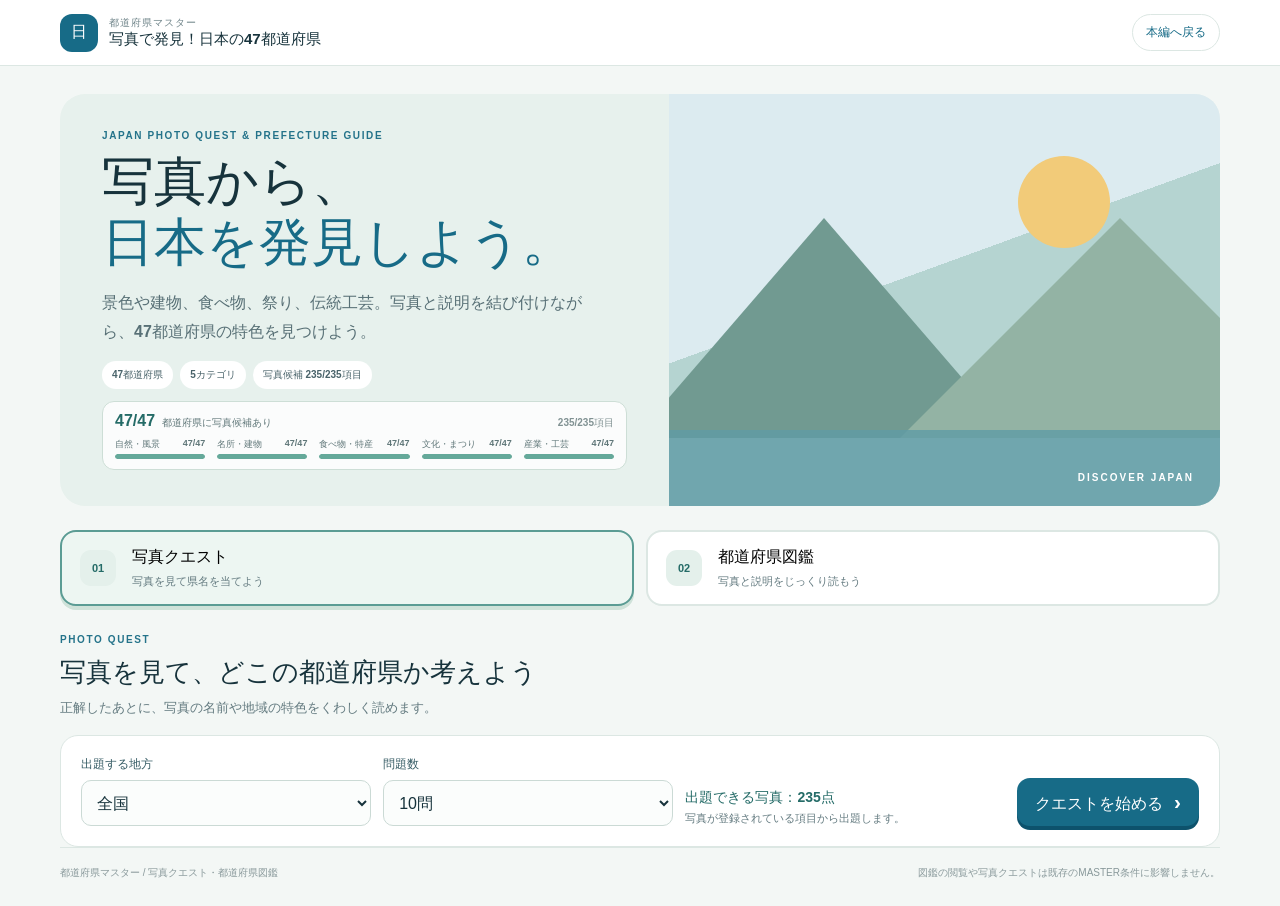
<file: photo-world/index.html>
<!doctype html>
<html lang="ja">
<head>
  <meta charset="utf-8">
  <meta name="viewport" content="width=device-width,initial-scale=1,viewport-fit=cover">
  <meta name="theme-color" content="#176b87">
  <meta name="description" content="写真を見て都道府県を当てる写真クエストと、47都道府県の写真図鑑。">
  <title>写真で発見！日本の47都道府県｜都道府県マスター</title>
  <link rel="stylesheet" href="./style.css">
</head>
<body>
  <header class="topbar">
    <a class="brand" href="../index.html"><span class="brand-mark">日</span><span><small>都道府県マスター</small><strong>写真で発見！日本の47都道府県</strong></span></a>
    <a class="back-link" href="../index.html">本編へ戻る</a>
  </header>

  <main>
    <section class="hero">
      <div class="hero-copy">
        <p class="eyebrow">JAPAN PHOTO QUEST & PREFECTURE GUIDE</p>
        <h1>写真から、<br><em>日本を発見しよう。</em></h1>
        <p>景色や建物、食べ物、祭り、伝統工芸。写真と説明を結び付けながら、47都道府県の特色を見つけよう。</p>
        <div class="hero-meta"><span>47都道府県</span><span>5カテゴリ</span><span id="photoCoverage">写真を集計中</span></div>
        <div id="photoProgress" class="photo-progress"></div>
      </div>
      <div class="hero-art" aria-hidden="true"><div class="sun"></div><div class="mountain m1"></div><div class="mountain m2"></div><div class="sea"></div><span>DISCOVER JAPAN</span></div>
    </section>

    <nav class="view-tabs" aria-label="学習方法">
      <button type="button" class="view-tab" data-view="quest" aria-pressed="true"><span>01</span><strong>写真クエスト</strong><small>写真を見て県名を当てよう</small></button>
      <button type="button" class="view-tab" data-view="guide" aria-pressed="false"><span>02</span><strong>都道府県図鑑</strong><small>写真と説明をじっくり読もう</small></button>
    </nav>

    <section id="questView" class="view quest-view">
      <div class="section-heading"><div><p class="eyebrow">PHOTO QUEST</p><h2>写真を見て、どこの都道府県か考えよう</h2><p class="section-lead">正解したあとに、写真の名前や地域の特色をくわしく読めます。</p></div></div>
      <div id="questSetup" class="quest-setup">
        <div class="setup-field"><label for="questRegion">出題する地方</label><select id="questRegion"><option value="全国">全国</option></select></div>
        <div class="setup-field"><label for="questCount">問題数</label><select id="questCount"><option value="10">10問</option><option value="all">選んだ範囲の写真すべて</option></select></div>
        <div class="setup-note"><strong id="questAvailable">写真を読み込んでいます</strong><span>写真が登録されている項目から出題します。</span></div>
        <button id="startQuest" class="primary-button" type="button">クエストを始める <span>›</span></button>
      </div>

      <div id="questPlay" class="quest-play" hidden>
        <div class="quest-status"><span id="questRegionLabel">全国</span><div class="progress-track"><i id="questProgress"></i></div><strong id="questProgressText">1 / 10</strong></div>
        <div class="question-heading"><p class="eyebrow" id="questionCategory">自然・風景</p><h2>この写真があるのは、どの都道府県？</h2></div>
        <article class="question-photo-card">
          <div class="question-photo-wrap"><img id="questionPhoto" class="question-photo" alt="" fetchpriority="high"></div>
          <p id="questionPhotoCaption" class="photo-caption"></p>
        </article>
        <div id="choiceGrid" class="choice-grid" aria-label="都道府県の選択肢"></div>
        <section id="answerReveal" class="answer-reveal" hidden aria-live="polite">
          <div class="answer-result"><strong id="answerResultTitle">正解！</strong><span id="answerResultText"></span></div>
          <div id="answerExplanation" class="answer-explanation"></div>
          <button id="nextQuestion" class="primary-button" type="button">次の問題へ <span>›</span></button>
        </section>
      </div>

      <div id="questResult" class="quest-result" hidden>
        <p class="eyebrow">QUEST COMPLETE</p><h2>クエストクリア！</h2>
        <p class="result-score"><strong id="questScore">0</strong><span> / <b id="questTotal">10</b> 問を正解</span></p>
        <p id="questResultMessage"></p>
        <div class="result-actions"><button id="retryQuest" class="primary-button" type="button">もう一度挑戦</button><button id="toGuide" class="secondary-button" type="button">都道府県図鑑を見る</button></div>
      </div>
    </section>

    <section id="guideView" class="view guide-view" hidden>
      <div class="section-heading"><div><p class="eyebrow">PREFECTURE GUIDE</p><h2>47都道府県の写真図鑑</h2><p class="section-lead">県ごとに、自然・名所・食・文化・産業を写真と説明で見てみよう。</p></div></div>
      <div class="guide-tools"><label for="guideSearch">全国の図鑑を検索</label><input id="guideSearch" type="search" placeholder="例：りんご、城、祭り、焼き物…" autocomplete="off"><p id="searchStatus" aria-live="polite">県名・項目名・説明から探せます。</p></div>
      <nav id="prefList" class="region-list" aria-label="地方から都道府県を選ぶ"></nav>
      <section id="detail" class="detail" aria-live="polite"></section>
    </section>

    <footer><span>都道府県マスター / 写真クエスト・都道府県図鑑</span><span>図鑑の閲覧や写真クエストは既存のMASTER条件に影響しません。</span></footer>
  </main>
  <script type="module" src="./app.js"></script>
</body>
</html>
</file>
<file: photo-world/style.css>
:root{font-family:"Hiragino Kaku Gothic ProN","Yu Gothic",Meiryo,sans-serif;color:#17333c;background:#f3f7f5;font-synthesis:none;--ink:#17333c;--muted:#647b80;--teal:#176b87;--line:#dce7e3;--paper:#fff;--soft:#eaf3ef}
*{box-sizing:border-box}body{margin:0;min-height:100vh;background:#f3f7f5}a{color:inherit}button,input,select{font:inherit}button:focus-visible,a:focus-visible,input:focus-visible,select:focus-visible{outline:3px solid #f4c65e;outline-offset:3px}
.topbar{height:66px;padding:0 max(18px,calc((100vw - 1160px)/2));display:flex;align-items:center;justify-content:space-between;background:#fff;border-bottom:1px solid var(--line)}
.brand{display:flex;align-items:center;gap:11px;text-decoration:none}.brand-mark{display:grid;place-items:center;width:38px;height:38px;border-radius:12px;background:#176b87;color:#fff;font-weight:900}.brand small,.brand strong{display:block}.brand small{font-size:10px;letter-spacing:.1em;color:#70858a}.brand strong{font-size:15px}.back-link{font-size:12px;font-weight:850;text-decoration:none;color:var(--teal);padding:9px 13px;border:1px solid var(--line);border-radius:999px}
main{width:min(1160px,calc(100% - 36px));margin:auto}.hero{margin:28px 0 24px;min-height:285px;border-radius:25px;background:#e7f1ed;display:grid;grid-template-columns:1.05fr .95fr;overflow:hidden}.hero-copy{padding:36px 42px;align-self:center}.eyebrow{font-size:10px;font-weight:900;letter-spacing:.16em;color:#24738a;margin:0 0 10px}.hero h1{font-size:clamp(32px,4.2vw,52px);line-height:1.18;margin:0}.hero h1 em{font-style:normal;color:#176b87}.hero-copy>p:not(.eyebrow){max-width:500px;color:#587076;line-height:1.8;font-weight:650;margin:15px 0}.hero-meta{display:flex;gap:7px;flex-wrap:wrap}.hero-meta span{font-size:10px;font-weight:850;background:#fff;padding:7px 10px;border-radius:999px;color:#49636a}
.hero-art{position:relative;min-height:285px;overflow:hidden;background:linear-gradient(160deg,#dcebf0 0 44%,#b5d4d1 44% 100%)}.sun{position:absolute;width:92px;height:92px;border-radius:50%;background:#f2cb79;right:20%;top:15%}.mountain{position:absolute;bottom:68px;width:0;height:0;border-left:190px solid transparent;border-right:190px solid transparent;border-bottom:220px solid #719a91}.m1{left:-35px}.m2{right:-120px;border-bottom-color:#93b3a4;border-left-width:220px;border-right-width:220px}.sea{position:absolute;bottom:0;height:76px;width:100%;background:#5f9ca6;opacity:.8}.hero-art>span{position:absolute;bottom:23px;right:26px;color:#fff;font-size:10px;letter-spacing:.2em;font-weight:900}
.photo-progress{margin-top:12px;padding:10px 12px;background:rgba(255,255,255,.82);border:1px solid #cdded6;border-radius:12px}.photo-progress-summary{display:flex;align-items:baseline;gap:7px;flex-wrap:wrap;margin-bottom:8px;color:#61787a;font-size:10px}.photo-progress-summary strong{font-size:16px;color:#246b67}.photo-progress-total{margin-left:auto;color:#819293;font-size:10px;font-weight:800}.photo-progress-grid{display:grid;grid-template-columns:repeat(5,minmax(0,1fr));gap:7px 12px}.photo-progress-row{min-width:0}.photo-progress-label{display:flex;justify-content:space-between;gap:4px;margin-bottom:3px;color:#607779;font-size:9px}.photo-progress-label span{overflow:hidden;text-overflow:ellipsis;white-space:nowrap}.photo-progress-label strong{flex:none}.photo-progress-row>div:last-child{height:5px;border-radius:99px;background:#e7eeea;overflow:hidden}.photo-progress-row>div:last-child span{display:block;height:100%;border-radius:99px;background:#65a99a}
.view-tabs{display:grid;grid-template-columns:1fr 1fr;gap:12px;margin:18px 0 28px}.view-tab{display:grid;grid-template-columns:40px 1fr;grid-template-rows:auto auto;align-items:center;text-align:left;gap:2px 12px;min-height:76px;padding:13px 18px;border:2px solid var(--line);border-radius:16px;background:#fff;cursor:pointer}.view-tab[aria-pressed=true]{border-color:#5b9c94;background:#edf6f2;box-shadow:0 4px 0 #cfe2d9}.view-tab>span{grid-row:1/3;display:grid;place-items:center;width:36px;height:36px;border-radius:11px;background:#e4f0eb;color:#246b67;font-size:11px;font-weight:900}.view-tab strong{font-size:16px}.view-tab small{font-size:11px;color:var(--muted);font-weight:650}
.section-heading{display:flex;justify-content:space-between;align-items:end;margin-bottom:16px}.section-heading h2{font-size:clamp(20px,2.4vw,26px);margin:0}.section-lead{color:var(--muted);font-size:13px;margin:8px 0 0;line-height:1.6}
.quest-setup{display:grid;grid-template-columns:1fr 1fr minmax(180px,1.1fr) auto;gap:12px;align-items:end;padding:20px;background:#fff;border:1px solid var(--line);border-radius:18px}.setup-field label{display:block;font-size:12px;font-weight:900;color:#365c65;margin-bottom:7px}.setup-field select{width:100%;min-height:46px;border:1px solid #cbdad5;border-radius:10px;background:#fbfdfc;padding:8px 11px;color:var(--ink)}.setup-note{display:grid;gap:4px;color:var(--muted);font-size:11px}.setup-note strong{font-size:14px;color:#246b67}.primary-button,.secondary-button{border-radius:13px;min-height:48px;padding:10px 18px;font-weight:900;cursor:pointer}.primary-button{border:0;background:var(--teal);color:#fff;box-shadow:0 4px 0 #0d526c}.primary-button:active{transform:translateY(2px);box-shadow:0 2px 0 #0d526c}.primary-button span{font-size:1.3em;margin-left:7px}.secondary-button{border:1px solid var(--line);background:#fff}
.quest-play{margin-top:22px}.quest-status{display:grid;grid-template-columns:auto 1fr auto;gap:12px;align-items:center;margin-bottom:14px;color:#176b87;font-size:12px;font-weight:900}.progress-track{height:9px;background:#dce8e5;border-radius:10px;overflow:hidden}.progress-track i{display:block;height:100%;width:0;background:#4caa91;border-radius:inherit;transition:width .2s}.question-heading{text-align:center;margin:12px 0 14px}.question-heading .eyebrow{margin-bottom:5px}.question-heading h2{font-size:clamp(19px,2.5vw,26px);margin:0}
.question-photo-card{width:min(850px,100%);margin:0 auto 16px;background:#fff;border:1px solid var(--line);border-radius:18px;overflow:hidden;box-shadow:0 8px 22px rgba(24,68,75,.08)}.question-photo-wrap{height:clamp(220px,42vw,440px);background:#e8efec;display:grid;place-items:center}.question-photo{width:100%;height:100%;object-fit:contain}.photo-caption{margin:0;padding:10px 14px;text-align:center;color:#647b80;font-size:12px;font-weight:750}.photo-fallback{height:220px;width:100%;display:grid;place-items:center;background:#e8efec;color:#718a89}
.choice-grid{width:min(850px,100%);margin:0 auto;display:grid;grid-template-columns:repeat(2,1fr);gap:10px}.choice-button{min-height:60px;border:2px solid #d2e2de;background:#fff;border-radius:14px;padding:12px;font-size:clamp(15px,2vw,19px);font-weight:900;cursor:pointer;box-shadow:0 3px 0 #d2e2de}.choice-button:disabled{cursor:default;opacity:.8}.choice-button.is-wrong{border-color:#db806a;background:#fff1ed;color:#9a3e29}.choice-button.is-correct{border-color:#328f6c;background:#e5f6eb;color:#176440}
.answer-reveal{width:min(850px,100%);margin:18px auto 0;padding:18px;background:#fff;border:1px solid #cfe0d8;border-radius:18px;box-shadow:0 8px 22px rgba(24,68,75,.08)}.answer-result{display:flex;align-items:baseline;gap:10px;margin-bottom:12px}.answer-result strong{font-size:21px;color:#176440}.answer-result strong.is-wrong{color:#a34730}.answer-result span{font-weight:800;color:#4f6a70}.reveal-heading span{font-size:10px;color:#24738a;font-weight:900}.reveal-heading h3{font-size:21px;margin:4px 0}.reveal-heading p{margin:0;color:#607779;font-size:12px;font-weight:800}.explanation-text{font-size:15px;line-height:1.85;color:#304e55;margin:13px 0}.photo-caption-in-reveal{font-size:11px;color:#71858a;margin:8px 0}.credit{border-top:1px solid #edf1ef;margin-top:12px;padding-top:9px;font-size:10px;line-height:1.7;color:#819195}.credit a,.source-link{color:#286b79}.credit small{color:#839497}.source-link{display:inline-flex;margin-top:10px;padding:7px 10px;border:1px solid #d7e4df;border-radius:8px;background:#f5faf8;text-decoration:none;font-size:11px;font-weight:850}
#nextQuestion{display:block;margin:16px 0 0 auto;min-width:180px}
.quest-result{text-align:center;margin:24px auto;padding:32px 18px;background:#fff;border:1px solid var(--line);border-radius:20px;max-width:720px}.quest-result h2{font-size:30px;margin:4px}.result-score{display:flex;justify-content:center;align-items:baseline;gap:8px;margin:12px}.result-score strong{font-size:54px;color:var(--teal);line-height:1}.result-score span{font-weight:900}.result-actions{display:flex;justify-content:center;gap:10px;margin-top:18px}
.guide-tools{margin:18px 0;padding:15px 17px;background:#fff;border:1px solid var(--line);border-radius:15px;display:grid;grid-template-columns:auto minmax(180px,360px);align-items:center;gap:8px 14px}.guide-tools label{font-size:12px;font-weight:900;color:#365c65}.guide-tools input{width:100%;min-height:42px;border:1px solid #cbdad5;border-radius:10px;padding:9px 12px;font-size:14px;color:var(--ink);background:#fbfdfc}.guide-tools p{grid-column:2;margin:0;color:#819397;font-size:11px}
.region-list{display:grid;gap:14px}.region-group{background:#fff;border:1px solid var(--line);border-radius:16px;padding:13px}.region-heading{display:flex;align-items:center;justify-content:space-between;margin:0 0 10px}.region-heading h3{font-size:14px;margin:0;color:#244f59}.region-heading span{font-size:9px;letter-spacing:.13em;font-weight:900;color:#94a5a5}.pref-list{display:grid;grid-template-columns:repeat(7,minmax(0,1fr));gap:7px}.pref-button{border:1px solid var(--line);border-radius:11px;background:#fff;padding:9px 8px;min-height:57px;text-align:left;cursor:pointer}.pref-button:hover,.pref-button[aria-pressed=true]{border-color:#6ba7a4;background:#edf6f2}.pref-button small{display:block;color:#829396;font-size:9px;font-weight:800}.pref-button strong{display:block;font-size:12px;margin-top:4px}
.detail{margin:26px 0 52px}.pref-head{display:flex;justify-content:space-between;align-items:end;gap:16px;border-bottom:1px solid var(--line);padding:0 0 15px}.pref-kicker{font-size:10px;letter-spacing:.13em;color:#7a9094;font-weight:900;margin:0 0 6px}.pref-head h2{font-size:clamp(26px,3.6vw,38px);margin:0}.pref-head h2 span{font-size:13px;color:#7c9094;margin-left:9px}.capital{color:#597279;font-weight:700;margin:7px 0 0}.status{white-space:nowrap;border-radius:999px;background:#fff;border:1px solid var(--line);padding:8px 11px;font-size:10px;font-weight:800;color:#71868a}
.category{margin-top:24px}.category-title{display:flex;align-items:center;gap:11px;margin-bottom:12px}.category-title h3{margin:0;font-size:16px}.category-title span{height:1px;background:var(--line);flex:1}.category-title small{font-size:10px;color:#84979a;font-weight:800}.item-grid{display:grid;grid-template-columns:repeat(3,minmax(0,1fr));gap:13px}.item-card{background:#fff;border:1px solid var(--line);border-radius:15px;overflow:hidden;min-width:0}.item-photo{width:100%;aspect-ratio:16/9;display:block;object-fit:cover;background:#e8efec}.item-body{padding:13px 14px}.item-body h4{font-size:15px;margin:0 0 7px}.item-body>p{font-size:12px;line-height:1.75;color:#5d7379;margin:0 0 8px}.inquiry{margin-top:11px;padding:10px 11px;border-left:3px solid #5d9b91;background:#f2f7f4;border-radius:0 8px 8px 0}.inquiry>span{display:block;font-size:9px;letter-spacing:.1em;font-weight:900;color:#35766f;margin-bottom:4px}.inquiry p{font-size:11px;line-height:1.6;color:#31565a;font-weight:750;margin:0}.inquiry small{display:block;margin-top:5px;font-size:9px;line-height:1.5;color:#71888a}.photo-verified-label,.pending-label{display:inline-block;font-size:9px;font-weight:850;padding:4px 7px;border-radius:999px;margin-bottom:7px}.photo-verified-label{background:#eaf4ef;color:#326b54}.pending-label{background:#f7f0e5;color:#9b7443}.photo-pending{aspect-ratio:16/9;background:linear-gradient(135deg,#e8f0ed,#dbe8e5);display:flex;flex-direction:column;align-items:center;justify-content:center;color:#718a89;gap:5px}.photo-pending span{font-size:9px;letter-spacing:.2em;font-weight:900}.photo-pending strong{font-size:12px}.map-note{margin-top:20px;padding:15px 17px;border-radius:14px;background:#edf4f1;color:#506a70;font-size:12px;line-height:1.7}.map-note strong{color:#1a5f70}
.search-group{margin-top:18px;padding:14px;background:#fff;border:1px solid var(--line);border-radius:16px}.search-group-head{display:flex;align-items:center;justify-content:space-between;gap:10px;margin-bottom:12px}.search-group-head p{margin:0 0 3px;color:#829497;font-size:10px;font-weight:800}.search-group-head h3{margin:0;font-size:18px}.search-pref-open{border:1px solid #cbded6;background:#f4f9f6;color:#28666a;border-radius:8px;padding:8px 10px;font-size:10px;font-weight:850;cursor:pointer}.empty-state{padding:25px 16px;text-align:center;border:1px dashed #c6d8d1;border-radius:14px;color:#647b80;background:#fbfdfc;font-size:13px}
footer{border-top:1px solid var(--line);padding:17px 0 25px;display:flex;justify-content:space-between;gap:10px;color:#89999b;font-size:10px;line-height:1.6}
[hidden]{display:none!important}
@media(max-width:800px){main{width:calc(100% - 24px)}.hero{grid-template-columns:1fr;margin:16px 0 18px}.hero-copy{padding:25px 22px 14px}.hero-art{min-height:145px}.photo-progress-grid{grid-template-columns:repeat(3,minmax(0,1fr))}.quest-setup{grid-template-columns:1fr 1fr}.setup-note{grid-column:1}.quest-setup .primary-button{grid-column:2;grid-row:2}.pref-list{grid-template-columns:repeat(4,minmax(0,1fr))}.item-grid{grid-template-columns:repeat(2,minmax(0,1fr))}.pref-head{align-items:start}.status{white-space:normal}.guide-tools{grid-template-columns:1fr}.guide-tools p{grid-column:1}}
@media(max-width:520px){.topbar{height:60px;padding:0 12px}.brand strong{font-size:12px}.brand small{font-size:9px}.back-link{font-size:10px;padding:8px 9px}.view-tabs{gap:7px}.view-tab{grid-template-columns:30px 1fr;gap:2px 8px;padding:10px;min-height:70px}.view-tab>span{width:28px;height:28px;font-size:9px}.view-tab strong{font-size:13px}.view-tab small{font-size:9px}.quest-setup{grid-template-columns:1fr}.setup-note,.quest-setup .primary-button{grid-column:1;grid-row:auto}.question-photo-wrap{height:clamp(210px,62vw,340px)}.choice-grid{grid-template-columns:1fr;gap:8px}.choice-button{min-height:53px}.answer-reveal{padding:14px}.result-actions{flex-direction:column}.result-actions button{width:100%}.item-grid{grid-template-columns:1fr}.item-photo{aspect-ratio:16/8}.pref-list{grid-template-columns:repeat(2,minmax(0,1fr))}.pref-head h2 span{display:block;margin:5px 0 0}footer{display:block}.photo-progress-grid{grid-template-columns:repeat(2,minmax(0,1fr))}}
@media(prefers-reduced-motion:reduce){*,*::before,*::after{scroll-behavior:auto!important;transition-duration:.01ms!important}}
</file>
